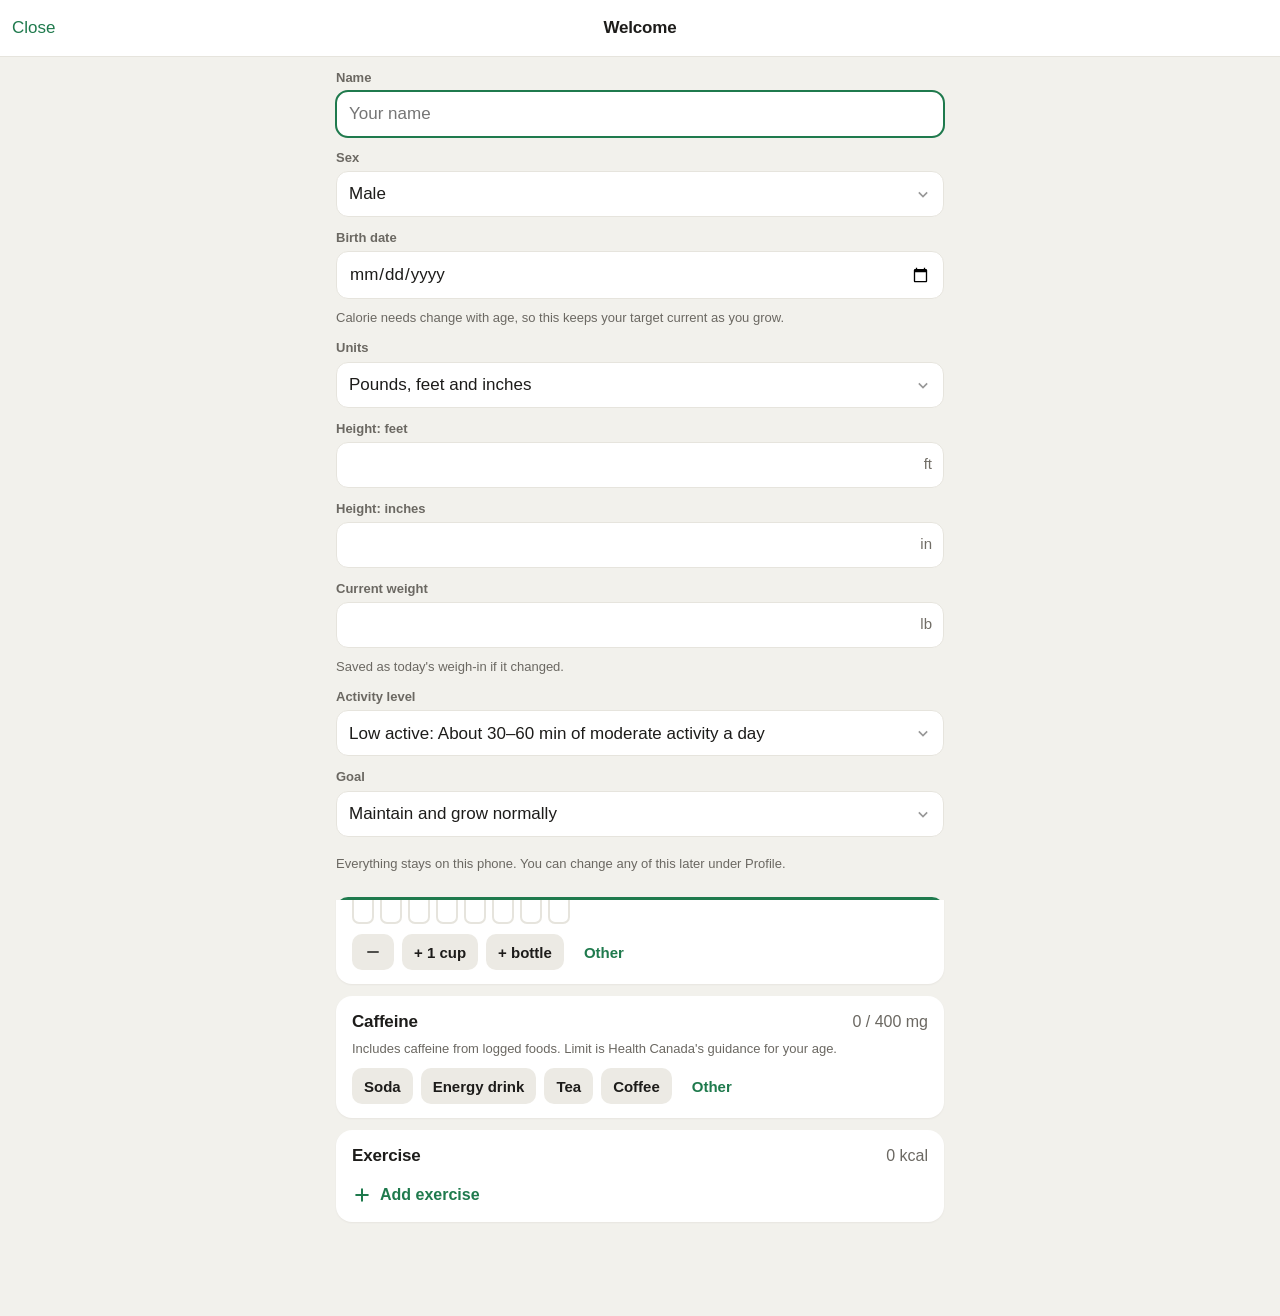
<file: public/index.html>
<!doctype html>
<html lang="en">
<head>
  <meta charset="utf-8">
  <meta name="viewport" content="width=device-width, initial-scale=1, viewport-fit=cover">
  <title>Plateful</title>
  <meta name="description" content="A private calorie and nutrition tracker that keeps its data on your phone.">
  <meta name="theme-color" content="#f2f1ec" media="(prefers-color-scheme: light)">
  <meta name="theme-color" content="#0d0d0c" media="(prefers-color-scheme: dark)">
  <meta name="apple-mobile-web-app-capable" content="yes">
  <meta name="mobile-web-app-capable" content="yes">
  <meta name="apple-mobile-web-app-status-bar-style" content="default">
  <meta name="apple-mobile-web-app-title" content="Plateful">
  <meta name="format-detection" content="telephone=no">
  <link rel="manifest" href="manifest.webmanifest">
  <link rel="icon" href="icons/icon-192.png" type="image/png">
  <link rel="apple-touch-icon" href="icons/apple-touch-icon.png">
  <link rel="apple-touch-startup-image" media="screen and (device-width: 440px) and (device-height: 956px) and (-webkit-device-pixel-ratio: 3) and (orientation: portrait) and (prefers-color-scheme: light)" href="icons/splash/1320x2868-light.png">
  <link rel="apple-touch-startup-image" media="screen and (device-width: 440px) and (device-height: 956px) and (-webkit-device-pixel-ratio: 3) and (orientation: portrait) and (prefers-color-scheme: dark)" href="icons/splash/1320x2868-dark.png">
  <link rel="apple-touch-startup-image" media="screen and (device-width: 430px) and (device-height: 932px) and (-webkit-device-pixel-ratio: 3) and (orientation: portrait) and (prefers-color-scheme: light)" href="icons/splash/1290x2796-light.png">
  <link rel="apple-touch-startup-image" media="screen and (device-width: 430px) and (device-height: 932px) and (-webkit-device-pixel-ratio: 3) and (orientation: portrait) and (prefers-color-scheme: dark)" href="icons/splash/1290x2796-dark.png">
  <link rel="apple-touch-startup-image" media="screen and (device-width: 402px) and (device-height: 874px) and (-webkit-device-pixel-ratio: 3) and (orientation: portrait) and (prefers-color-scheme: light)" href="icons/splash/1206x2622-light.png">
  <link rel="apple-touch-startup-image" media="screen and (device-width: 402px) and (device-height: 874px) and (-webkit-device-pixel-ratio: 3) and (orientation: portrait) and (prefers-color-scheme: dark)" href="icons/splash/1206x2622-dark.png">
  <link rel="apple-touch-startup-image" media="screen and (device-width: 393px) and (device-height: 852px) and (-webkit-device-pixel-ratio: 3) and (orientation: portrait) and (prefers-color-scheme: light)" href="icons/splash/1179x2556-light.png">
  <link rel="apple-touch-startup-image" media="screen and (device-width: 393px) and (device-height: 852px) and (-webkit-device-pixel-ratio: 3) and (orientation: portrait) and (prefers-color-scheme: dark)" href="icons/splash/1179x2556-dark.png">
  <link rel="apple-touch-startup-image" media="screen and (device-width: 428px) and (device-height: 926px) and (-webkit-device-pixel-ratio: 3) and (orientation: portrait) and (prefers-color-scheme: light)" href="icons/splash/1284x2778-light.png">
  <link rel="apple-touch-startup-image" media="screen and (device-width: 428px) and (device-height: 926px) and (-webkit-device-pixel-ratio: 3) and (orientation: portrait) and (prefers-color-scheme: dark)" href="icons/splash/1284x2778-dark.png">
  <link rel="apple-touch-startup-image" media="screen and (device-width: 390px) and (device-height: 844px) and (-webkit-device-pixel-ratio: 3) and (orientation: portrait) and (prefers-color-scheme: light)" href="icons/splash/1170x2532-light.png">
  <link rel="apple-touch-startup-image" media="screen and (device-width: 390px) and (device-height: 844px) and (-webkit-device-pixel-ratio: 3) and (orientation: portrait) and (prefers-color-scheme: dark)" href="icons/splash/1170x2532-dark.png">
  <link rel="apple-touch-startup-image" media="screen and (device-width: 375px) and (device-height: 812px) and (-webkit-device-pixel-ratio: 3) and (orientation: portrait) and (prefers-color-scheme: light)" href="icons/splash/1125x2436-light.png">
  <link rel="apple-touch-startup-image" media="screen and (device-width: 375px) and (device-height: 812px) and (-webkit-device-pixel-ratio: 3) and (orientation: portrait) and (prefers-color-scheme: dark)" href="icons/splash/1125x2436-dark.png">
  <link rel="apple-touch-startup-image" media="screen and (device-width: 414px) and (device-height: 896px) and (-webkit-device-pixel-ratio: 2) and (orientation: portrait) and (prefers-color-scheme: light)" href="icons/splash/828x1792-light.png">
  <link rel="apple-touch-startup-image" media="screen and (device-width: 414px) and (device-height: 896px) and (-webkit-device-pixel-ratio: 2) and (orientation: portrait) and (prefers-color-scheme: dark)" href="icons/splash/828x1792-dark.png">
  <link rel="apple-touch-startup-image" media="screen and (device-width: 375px) and (device-height: 667px) and (-webkit-device-pixel-ratio: 2) and (orientation: portrait) and (prefers-color-scheme: light)" href="icons/splash/750x1334-light.png">
  <link rel="apple-touch-startup-image" media="screen and (device-width: 375px) and (device-height: 667px) and (-webkit-device-pixel-ratio: 2) and (orientation: portrait) and (prefers-color-scheme: dark)" href="icons/splash/750x1334-dark.png">
  <link rel="stylesheet" href="css/app.css">
  <link rel="modulepreload" href="js/app.js">
</head>
<body>
  <main id="main" tabindex="-1"></main>

  <nav id="tabbar" aria-label="Sections">
    <button type="button" data-tab="diary" aria-current="page">
      <svg viewBox="0 0 24 24" aria-hidden="true"><rect x="4.5" y="3.5" width="15" height="17" rx="2.5"/><path d="M8.5 8h7M8.5 12h7M8.5 16h4"/></svg>
      <span>Diary</span>
    </button>
    <button type="button" data-tab="progress">
      <svg viewBox="0 0 24 24" aria-hidden="true"><path d="M4 19.5h16M6.5 16V11M11 16V6.5M15.5 16v-6M20 16V8.5"/></svg>
      <span>Progress</span>
    </button>
    <button type="button" data-tab="add" class="tab-add" aria-label="Log food">
      <svg viewBox="0 0 24 24" aria-hidden="true"><path d="M12 5v14M5 12h14"/></svg>
    </button>
    <button type="button" data-tab="foods">
      <svg viewBox="0 0 24 24" aria-hidden="true"><path d="M7 3.5v7a2.5 2.5 0 0 0 5 0v-7M9.5 3.5V21M17 21V3.5c-1.9 0-3 2.4-3 5.5s1 4.5 3 4.5"/></svg>
      <span>My Foods</span>
    </button>
    <button type="button" data-tab="settings">
      <svg viewBox="0 0 24 24" aria-hidden="true"><circle cx="12" cy="8.5" r="4"/><path d="M4.5 20.5c1-3.8 4-5.8 7.5-5.8s6.5 2 7.5 5.8"/></svg>
      <span>Profile</span>
    </button>
  </nav>

  <div id="sheets"></div>
  <div id="toast" role="status" aria-live="polite"></div>

  <noscript><p style="padding:24px">Plateful needs JavaScript turned on.</p></noscript>
  <script type="module" src="js/app.js"></script>
</body>
</html>
</file>
<file: public/css/app.css>
:root {
  --bg: #f2f1ec;
  --card: #ffffff;
  --ink: #1d1c1a;
  --ink-2: #6b6862;
  --ink-3: #716d66;
  --line: #e6e4dd;
  --fill: #eceae4;
  --accent: #1f7a4d;
  --accent-ink: #ffffff;
  --accent-soft: #e3f1e9;
  --over: #d8572a;
  --warn: #8a5200;
  --warn-soft: #fbefd9;
  --danger: #c8372d;
  --p: #3b6fe0;
  --c: #d99a17;
  --f: #c2557a;
  --shadow: 0 1px 2px rgb(30 25 15 / 0.05);
  --toast-bg: #1d1c1a;
  --toast-ink: #f2f1ec;
  --toast-action: #7fd8a6;
  --radius: 16px;
  --tabbar-h: 58px;
  --safe-b: env(safe-area-inset-bottom, 0px);
  --safe-t: env(safe-area-inset-top, 0px);
  color-scheme: light dark;
}

@media (prefers-color-scheme: dark) {
  :root {
    --bg: #0d0d0c;
    --card: #1b1b19;
    --ink: #f1efe9;
    --ink-2: #a8a49b;
    --ink-3: #9b978f;
    --line: #2c2b28;
    --fill: #2a2926;
    --accent: #47b67c;
    --accent-ink: #0b1a12;
    --accent-soft: #17301f;
    --over: #f07a4c;
    --warn: #e7a83f;
    --warn-soft: #33270f;
    --danger: #f0675c;
    --p: #6d95f2;
    --c: #e9b23e;
    --f: #e07a9d;
    --shadow: none;
    --toast-bg: #f1efe9;
    --toast-ink: #1d1c1a;
    --toast-action: #1a6a42;
  }
}

* { box-sizing: border-box; -webkit-tap-highlight-color: transparent; }
html { -webkit-text-size-adjust: 100%; }
body {
  margin: 0;
  background: var(--bg);
  color: var(--ink);
  font: 16px/1.4 -apple-system, BlinkMacSystemFont, "SF Pro Text", "Segoe UI", Roboto, sans-serif;
  min-height: 100vh;
  overscroll-behavior-y: none;
}
body.has-sheet { overflow: hidden; }
h1, h2, h3, h4 { margin: 0; font-weight: 650; letter-spacing: -0.01em; }
h1 { font-size: 30px; letter-spacing: -0.02em; }
h3, .card h2, .food-head h2 { font-size: 17px; }
button, input, select { font: inherit; color: inherit; }
button { cursor: pointer; }
svg { stroke: currentColor; fill: none; stroke-width: 1.8; stroke-linecap: round; stroke-linejoin: round; }
[hidden] { display: none !important; }

#main {
  max-width: 640px;
  margin: 0 auto;
  padding: calc(var(--safe-t) + 8px) 16px calc(var(--tabbar-h) + var(--safe-b) + 16px);
  outline: none;
}
.spacer { height: 8px; }
.muted { color: var(--ink-2); }
.warn-text { color: var(--warn) !important; }
small { font-size: 12px; }

/* ---- top bar ---- */
.topbar { display: flex; align-items: center; gap: 4px; min-height: 52px; margin-bottom: 8px; }
.topbar h1 { padding: 6px 2px; }
.topbar .end { margin-left: auto; }
.date-pick { position: relative; flex: 1; text-align: center; font-weight: 650; font-size: 18px; padding: 8px 0; }
.date-pick input { position: absolute; inset: 0; opacity: 0; width: 100%; height: 100%; -webkit-appearance: none; appearance: none; }
.icon-btn {
  display: inline-grid; place-items: center; width: 40px; height: 40px; border: 0; border-radius: 12px;
  background: transparent; color: var(--ink);
}
.icon-btn svg { width: 24px; height: 24px; }
.icon-btn:active { background: var(--fill); }
.icon-btn.small { width: 32px; height: 32px; }
.icon-btn.small svg { width: 20px; height: 20px; }

/* ---- cards ---- */
.card {
  background: var(--card); border-radius: var(--radius); padding: 14px 16px; margin-bottom: 12px; box-shadow: var(--shadow);
}
.card.inset { background: var(--bg); box-shadow: none; }
.card > h3, .card > h2 { margin-bottom: 8px; }
.card-head, .tracker-head, .meal-head { display: flex; align-items: center; gap: 8px; margin-bottom: 6px; }
.card-head h2, .tracker-head h2, .meal-head h2 { flex: 1; }
.notice { background: var(--accent-soft); }
.notice p { margin: 4px 0 0; color: var(--ink-2); font-size: 15px; }
.hint { font-size: 13px; color: var(--ink-2); margin: 6px 0 0; }
.hint.center, .center { text-align: center; }
.empty { color: var(--ink-2); font-size: 15px; padding: 10px 0; margin: 0; }

/* ---- summary ---- */
.summary { display: flex; align-items: center; gap: 18px; }
.ring-wrap { position: relative; width: 132px; height: 132px; flex: none; }
.ring-bg { stroke: var(--fill); }
.ring-fg { stroke: var(--accent); transition: stroke-dashoffset 0.4s ease; }
.ring.over .ring-fg { stroke: var(--over); }
.ring-label { position: absolute; inset: 0; display: grid; place-content: center; text-align: center; }
.ring-label b { font-size: 30px; font-weight: 700; letter-spacing: -0.02em; font-variant-numeric: tabular-nums; }
.ring-label span { font-size: 13px; color: var(--ink-2); margin-top: -2px; }
.equation { flex: 1; margin: 0; display: grid; gap: 4px; font-variant-numeric: tabular-nums; }
.equation div { display: flex; justify-content: space-between; }
.equation dt { color: var(--ink-2); }
.equation dd { margin: 0; font-weight: 550; }
.eq-total { border-top: 1px solid var(--line); padding-top: 5px; margin-top: 2px; }
.eq-total dt { color: var(--ink); font-weight: 600; }

.macros { display: grid; grid-template-columns: repeat(3, 1fr); gap: 12px; }
.macros .link { grid-column: 1 / -1; justify-self: start; }
.macro-top { display: flex; flex-direction: column; font-size: 13px; color: var(--ink-2); }
.macro-top span:last-child { color: var(--ink); font-variant-numeric: tabular-nums; }
.macro-top b { font-size: 17px; }
.macro-left { font-size: 12px; color: var(--ink-3); margin-top: 3px; }
.bar { height: 6px; border-radius: 3px; background: var(--fill); overflow: hidden; margin-top: 6px; }
.bar i { display: block; height: 100%; border-radius: 3px; background: var(--accent); }
.m-p .bar i, .split .m-p { background: var(--p); }
.m-c .bar i, .split .m-c { background: var(--c); }
.m-f .bar i, .split .m-f { background: var(--f); }
.bar.thin { height: 4px; margin-top: 4px; }
.bar.limit i { background: var(--ink-3); }
.bar.bad i { background: var(--over); }

/* ---- rows ---- */
.row {
  display: flex; align-items: center; gap: 10px; width: 100%; padding: 10px 0; border: 0; background: none;
  text-align: left; border-top: 1px solid var(--line); min-height: 52px;
}
.meal-head + .row, .tracker-head + .row, .list-h + .row, .list-h + .row-wrap .row, .card.list > .row-wrap:first-of-type .row { border-top: 0; }
.row:active { background: var(--fill); }
.row.static:active { background: none; }
.row.danger .row-title { color: var(--danger); }
.row-main { flex: 1; min-width: 0; display: flex; flex-direction: column; }
.row-title { font-size: 16px; overflow: hidden; text-overflow: ellipsis; display: -webkit-box; -webkit-line-clamp: 2; -webkit-box-orient: vertical; }
.row-sub { font-size: 13px; color: var(--ink-2); overflow: hidden; text-overflow: ellipsis; white-space: nowrap; }
.row-kcal { font-variant-numeric: tabular-nums; color: var(--ink); font-weight: 550; }
.row-wrap { display: flex; align-items: center; gap: 6px; }
.row-wrap .row { flex: 1; min-width: 0; }
.row-wrap + .row-wrap .row { border-top: 1px solid var(--line); }
.quick {
  flex: none; width: 36px; height: 36px; border-radius: 50%; border: 0; display: grid; place-items: center;
  background: var(--accent-soft); color: var(--accent);
}
.quick svg { width: 20px; height: 20px; stroke-width: 2.4; }
.quick.remove { background: var(--fill); color: var(--ink-2); }
.add-row {
  display: flex; align-items: center; gap: 8px; width: 100%; border: 0; background: none; color: var(--accent);
  font-weight: 600; padding: 10px 0 2px; border-top: 1px solid var(--line);
}
.meal-head + .add-row, .tracker-head + .add-row, .empty + .add-row { border-top: 0; }
.add-row svg { width: 20px; height: 20px; stroke-width: 2.4; }
.list-h { font-size: 13px; text-transform: uppercase; letter-spacing: 0.04em; color: var(--ink-2); margin: 16px 0 2px; font-weight: 600; }
.list-h small { text-transform: none; letter-spacing: 0; font-weight: 400; }
.list-foot { padding: 16px 0 8px; }
.quickcal { border-top: 0; }

.badge {
  display: inline-block; font-size: 11px; font-weight: 650; padding: 1px 6px; border-radius: 6px; margin-right: 6px;
  vertical-align: 1px; background: var(--fill); color: var(--ink-2);
}
.badge.ok { background: var(--accent-soft); color: var(--accent); }
.badge.warn { background: var(--warn-soft); color: var(--warn); }

/* ---- buttons ---- */
.btn {
  display: inline-flex; align-items: center; justify-content: center; gap: 6px; min-height: 44px; padding: 0 16px;
  border-radius: 12px; border: 0; background: var(--fill); color: var(--ink); font-weight: 600;
}
.btn:active { filter: brightness(0.94); }
.btn.primary { background: var(--accent); color: var(--accent-ink); }
.btn.danger { background: transparent; color: var(--danger); }
.btn.ghost { background: transparent; color: var(--accent); }
.btn.small { min-height: 36px; padding: 0 12px; font-size: 15px; border-radius: 10px; }
.btn.small svg { width: 18px; height: 18px; }
.btn.block { display: flex; width: 100%; margin-top: 12px; }
.btn:disabled { opacity: 0.45; }
.link { background: none; border: 0; color: var(--accent); font-weight: 600; padding: 8px 0; }
.link.small { font-size: 15px; }
.link.block { display: block; width: 100%; text-align: center; margin-top: 4px; }
.row-btns { display: flex; flex-wrap: wrap; gap: 8px; margin-top: 10px; }

/* ---- trackers ---- */
.cups { display: flex; flex-wrap: wrap; gap: 6px; margin: 6px 0 2px; }
.cup { width: 22px; height: 28px; border-radius: 3px 3px 7px 7px; border: 2px solid var(--line); }
.cup.full { background: #4aa3df; border-color: #4aa3df; }

/* ---- segmented ---- */
.seg { display: flex; background: var(--fill); border-radius: 11px; padding: 3px; margin-bottom: 12px; gap: 2px; }
.seg button {
  flex: 1; border: 0; background: none; border-radius: 9px; padding: 7px 4px; font-size: 15px; font-weight: 550; color: var(--ink-2);
}
.seg button[aria-selected="true"], .seg button[aria-checked="true"] { background: var(--card); color: var(--ink); box-shadow: 0 1px 3px rgb(0 0 0 / 0.12); }
.seg.small button { font-size: 14px; padding: 6px 2px; }

/* ---- stats ---- */
.stats { display: flex; gap: 8px; margin-top: 10px; }
.stats div { flex: 1; display: flex; flex-direction: column; }
.stats b { font-size: 18px; font-variant-numeric: tabular-nums; }
.stats span { font-size: 12px; color: var(--ink-2); }
.key::before { content: ""; display: inline-block; width: 8px; height: 8px; border-radius: 2px; margin-right: 4px; background: currentColor; }
.key.m-p::before { background: var(--p); }
.key.m-c::before { background: var(--c); }
.key.m-f::before { background: var(--f); }
.split { display: flex; height: 10px; border-radius: 5px; overflow: hidden; gap: 2px; background: var(--fill); }
.kv { margin: 0; display: grid; gap: 0; }
.kv div { display: flex; justify-content: space-between; gap: 12px; padding: 8px 0; border-top: 1px solid var(--line); }
.kv div:first-child { border-top: 0; }
.kv dt { color: var(--ink-2); }
.kv dd { margin: 0; text-align: right; }
.micro { padding: 7px 0; }
.micro-top { display: flex; justify-content: space-between; font-size: 15px; font-variant-numeric: tabular-nums; }
.micro-top small { color: var(--ink-3); }
details summary { color: var(--accent); font-weight: 600; padding: 10px 0 4px; cursor: pointer; list-style: none; }
details summary::-webkit-details-marker { display: none; }

/* ---- charts ---- */
.chart { width: 100%; height: auto; display: block; margin: 4px 0; }
.chart .grid { stroke: var(--line); stroke-width: 1; }
.chart .tick { fill: var(--ink-3); font-size: 10px; stroke: none; }
.chart .cbar { fill: var(--accent); stroke: none; }
.chart .cbar.over { fill: var(--over); }
.chart .target { stroke: var(--ink-2); stroke-dasharray: 4 4; stroke-width: 1.2; }
.chart .trend { stroke: var(--accent); stroke-width: 2.5; }
.chart .dot { fill: var(--card); stroke: var(--accent); stroke-width: 1.6; }

/* ---- tab bar ---- */
#tabbar {
  position: fixed; left: 0; right: 0; bottom: 0; z-index: 10; display: flex; justify-content: space-around; align-items: flex-start;
  height: calc(var(--tabbar-h) + var(--safe-b)); padding: 6px 4px var(--safe-b);
  background: color-mix(in srgb, var(--card) 88%, transparent); border-top: 1px solid var(--line);
  -webkit-backdrop-filter: saturate(1.8) blur(20px); backdrop-filter: saturate(1.8) blur(20px);
}
#tabbar button {
  flex: 1; max-width: 110px; display: flex; flex-direction: column; align-items: center; gap: 2px; border: 0; background: none;
  color: var(--ink-3); font-size: 11px; font-weight: 550; padding: 2px 0;
}
#tabbar button svg { width: 26px; height: 26px; }
#tabbar button[aria-current="page"] { color: var(--accent); }
#tabbar .tab-add { flex: none; width: 48px; height: 48px; border-radius: 16px; background: var(--accent); color: var(--accent-ink); justify-content: center; margin: -2px 6px 0; }
#tabbar .tab-add svg { width: 26px; height: 26px; stroke-width: 2.4; }

/* ---- sheets ---- */
#sheets { position: relative; z-index: 20; }
.sheet {
  position: fixed; inset: 0; background: var(--bg); display: flex; flex-direction: column;
  transform: translateY(100%); transition: transform 0.28s cubic-bezier(0.2, 0.8, 0.2, 1);
}
.sheet.open { transform: none; }
.sheet.compact { top: auto; max-height: 75vh; border-radius: 16px 16px 0 0; box-shadow: 0 -10px 40px rgb(0 0 0 / 0.25); }
.sheet-head {
  display: grid; grid-template-columns: 1fr auto 1fr; align-items: center; gap: 8px;
  padding: calc(var(--safe-t) + 8px) 12px 8px; border-bottom: 1px solid var(--line); background: var(--card);
}
.sheet.compact .sheet-head { padding-top: 10px; border-radius: 16px 16px 0 0; }
.sheet-head h2 { font-size: 17px; text-align: center; white-space: nowrap; overflow: hidden; text-overflow: ellipsis; max-width: 60vw; }
.sheet-head .link { justify-self: start; font-weight: 500; font-size: 17px; }
.head-right { justify-self: end; }
.sheet-body {
  flex: 1; overflow-y: auto; -webkit-overflow-scrolling: touch; padding: 12px 16px calc(var(--safe-b) + 88px);
  width: 100%; max-width: 640px; margin: 0 auto;
}
.actions { display: flex; flex-direction: column; }
.action { border: 0; background: var(--card); padding: 15px 16px; text-align: left; font-size: 17px; border-top: 1px solid var(--line); }
.action:first-child { border-radius: 12px 12px 0 0; border-top: 0; }
.action:last-child { border-radius: 0 0 12px 12px; }
.action:only-child { border-radius: 12px; }
.action.danger { color: var(--danger); }
.action:active { background: var(--fill); }

/* ---- forms ---- */
.form { display: flex; flex-direction: column; gap: 12px; }
.field { position: relative; display: flex; flex-direction: column; gap: 4px; }
.field > label { font-size: 13px; font-weight: 600; color: var(--ink-2); }
.field input, .field select, .manual-code input {
  width: 100%; min-height: 46px; padding: 10px 12px; border: 1px solid var(--line); border-radius: 12px; background: var(--card);
  font-size: 17px; -webkit-appearance: none; appearance: none;
}
.field select {
  background-image: url("data:image/svg+xml,%3Csvg xmlns='http://www.w3.org/2000/svg' viewBox='0 0 24 24' fill='none' stroke='%23999' stroke-width='2'%3E%3Cpath d='M7 10l5 5 5-5'/%3E%3C/svg%3E");
  background-repeat: no-repeat; background-position: right 10px center; background-size: 20px; padding-right: 36px;
}
.field input:focus, .field select:focus, .search-field:focus-within { outline: 2px solid var(--accent); outline-offset: -1px; }
.field input.has-unit { padding-right: 52px; }
.field .unit { position: absolute; right: 12px; top: 33px; color: var(--ink-3); font-size: 15px; pointer-events: none; }
.field.check { flex-direction: row; align-items: center; gap: 10px; font-size: 16px; }
.field.check input { width: 22px; height: 22px; min-height: 0; padding: 0; flex: none; -webkit-appearance: checkbox; appearance: auto; accent-color: var(--accent); }
.field input[type="date"] { min-height: 46px; display: block; }

/* ---- add food ---- */
.searchbar { display: flex; gap: 8px; position: sticky; top: -12px; margin: -12px -16px 0; padding: 12px 16px 10px; background: var(--bg); z-index: 2; }
.search-field { flex: 1; display: flex; align-items: center; gap: 6px; background: var(--card); border-radius: 12px; padding: 0 12px; border: 1px solid var(--line); }
.search-field svg { width: 20px; height: 20px; color: var(--ink-3); flex: none; }
.search-field input { flex: 1; border: 0; background: none; min-height: 44px; font-size: 17px; outline: none; -webkit-appearance: none; }
.icon-btn.scan { width: 46px; height: 46px; background: var(--accent); color: var(--accent-ink); }
.results .row-wrap .row { border-top: 1px solid var(--line); }
.results .list-h + .row-wrap .row, .results .seg + .row-wrap .row, .results .quickcal + .row-wrap .row, .results .row-btns + .row-wrap .row { border-top: 0; }
.spinner { display: inline-block; width: 14px; height: 14px; border: 2px solid var(--line); border-top-color: var(--accent); border-radius: 50%; animation: spin 0.8s linear infinite; vertical-align: -2px; margin-right: 6px; }
@keyframes spin { to { transform: rotate(360deg); } }

/* ---- food detail ---- */
.food-head h2 { font-size: 22px; line-height: 1.25; }
.food-head p { margin: 4px 0 0; }
.amount { display: flex; gap: 10px; margin-top: 16px; }
.amount .field:first-child { width: 96px; flex: none; }
.amount .grow { flex: 1; min-width: 0; }
.chips { display: flex; gap: 6px; margin: 10px 0 14px; }
.chip { flex: 1; min-height: 36px; border-radius: 10px; border: 1px solid var(--line); background: var(--card); font-weight: 600; }
.chip:active { background: var(--fill); }
.meal-seg { margin-bottom: 10px; }
.nutri { background: var(--card); border-radius: var(--radius); padding: 14px 16px; margin-top: 4px; }
.big-kcal { display: flex; align-items: baseline; gap: 8px; }
.big-kcal b { font-size: 38px; letter-spacing: -0.02em; font-variant-numeric: tabular-nums; }
.big-kcal span { color: var(--ink-2); }
.macro-trio { display: flex; gap: 10px; margin-top: 10px; }
.macro-trio div { flex: 1; border-left: 3px solid; padding-left: 8px; display: flex; flex-direction: column; }
.macro-trio .m-p { border-color: var(--p); }
.macro-trio .m-c { border-color: var(--c); }
.macro-trio .m-f { border-color: var(--f); }
.macro-trio span { font-size: 12px; color: var(--ink-2); }
.kv-row { display: flex; justify-content: space-between; padding: 6px 0; border-top: 1px solid var(--line); font-size: 15px; font-variant-numeric: tabular-nums; }
.star svg { width: 24px; height: 24px; }
.star.on { color: #e8a317; }
.star.on svg { fill: currentColor; }

/* ---- scanner ---- */
.scanner { position: relative; border-radius: var(--radius); overflow: hidden; background: #000; aspect-ratio: 3 / 4; max-height: 55vh; width: 100%; }
.scanner video { width: 100%; height: 100%; object-fit: cover; display: block; }
.scan-frame { position: absolute; left: 10%; right: 10%; top: 36%; height: 28%; border: 3px solid rgb(255 255 255 / 0.9); border-radius: 14px; box-shadow: 0 0 0 100vmax rgb(0 0 0 / 0.35); }
.scan-status { text-align: center; margin: 12px 0; min-height: 22px; }
.manual-code { display: flex; gap: 8px; }
.manual-code input { flex: 1; }
.center-msg { text-align: center; padding: 20px 4px; }

/* ---- toast ---- */
#toast {
  position: fixed; left: 50%; bottom: calc(var(--tabbar-h) + var(--safe-b) + 12px); transform: translate(-50%, 20px); z-index: 40;
  display: flex; align-items: center; gap: 14px; max-width: calc(100% - 32px); padding: 11px 16px; border-radius: 14px;
  background: var(--toast-bg); color: var(--toast-ink); font-size: 15px; opacity: 0; pointer-events: none; transition: 0.22s ease;
}
#toast.show { opacity: 1; transform: translate(-50%, 0); pointer-events: auto; }
#toast span { overflow: hidden; text-overflow: ellipsis; white-space: nowrap; }
#toast button { border: 0; background: none; color: var(--toast-action); font-weight: 700; padding: 0; }
body.has-sheet #toast { bottom: calc(var(--safe-b) + 16px); }
.more-fields .form { margin-top: 8px; }

@media (prefers-reduced-motion: reduce) {
  .sheet, #toast, .ring-fg { transition: none; }
}

/* ---- notification settings ---- */
.switch-row { display: flex; align-items: center; justify-content: space-between; gap: 12px; }
.switch-row span { display: flex; flex-direction: column; }
.switch-row small { color: var(--ink-2); font-size: 13px; }
input[role="switch"] {
  -webkit-appearance: none; appearance: none; flex: none; width: 51px; height: 31px; border-radius: 16px; background: var(--fill);
  position: relative; transition: background 0.2s; margin: 0;
}
input[role="switch"]::after {
  content: ""; position: absolute; top: 2px; left: 2px; width: 27px; height: 27px; border-radius: 50%; background: #fff;
  box-shadow: 0 2px 4px rgb(0 0 0 / 0.2); transition: transform 0.2s;
}
input[role="switch"]:checked { background: var(--accent); }
input[role="switch"]:checked::after { transform: translateX(20px); }
.field.inline { flex-direction: row; align-items: center; justify-content: space-between; border-top: 1px solid var(--line); padding-top: 8px; margin-top: 10px; }
.field.inline label { font-size: 16px; font-weight: 400; color: var(--ink); }
.field.inline input, .field.inline select { width: auto; min-width: 130px; min-height: 38px; padding: 6px 10px; font-size: 16px; }
.field.inline select { padding-right: 32px; }
.notif-form .card { margin-bottom: 0; }

/* ---- gestures ---- */
.swipe { position: relative; overflow: hidden; }
.swipe-bg {
  position: absolute; inset: 0 0 0 auto; width: 100%; display: flex; align-items: center; justify-content: flex-end; padding-right: 18px;
  background: var(--danger); color: #fff; font-weight: 650; opacity: 0;
}
.swipe > .row { position: relative; background: var(--card); will-change: transform; }
.swipe.dragging > .row { transition: none; }
.swipe > .row.settle { transition: transform 0.22s ease; }
#main { touch-action: pan-y; }
html, button, input, select { touch-action: manipulation; }
.sheet-head { touch-action: none; }
.day-slide { animation: day-in 0.22s ease; }
.day-slide.from-left { animation-name: day-in-left; }
@keyframes day-in { from { transform: translateX(24px); opacity: 0.4; } }
@keyframes day-in-left { from { transform: translateX(-24px); opacity: 0.4; } }
.field textarea {
  font: inherit; font-size: 17px;
  width: 100%; padding: 10px 12px; border: 1px solid var(--line); border-radius: 12px; background: var(--card);
  font-size: 17px; resize: vertical; -webkit-appearance: none; appearance: none;
}
.field textarea:focus { outline: 2px solid var(--accent); outline-offset: -1px; }
.meal-head + .swipe .row { border-top: 0; }
.describe-row .row-title { color: var(--accent); font-weight: 600; }
.hint a { color: var(--accent); }

.sr-only { position: absolute; width: 1px; height: 1px; padding: 0; margin: -1px; overflow: hidden; clip: rect(0 0 0 0); white-space: nowrap; border: 0; }

.photo-scan { margin: 0 0 12px; }

.torch {
  position: absolute; right: 12px; bottom: 12px; width: 44px; height: 44px; border-radius: 50%; border: 0;
  display: grid; place-items: center; background: rgb(0 0 0 / 0.55); color: #fff;
}
.torch svg { width: 22px; height: 22px; }
.torch[aria-pressed="true"] { background: #fff; color: #111; }

.goal-row { margin-bottom: 8px; padding: 12px 14px; }
.goal-head { display: flex; flex-direction: column; margin-bottom: 8px; }
.goal-head small { font-size: 13px; }
.goal-inputs { display: flex; gap: 8px; align-items: center; }
.goal-inputs select, .goal-amt input {
  min-height: 42px; border: 1px solid var(--line); border-radius: 10px; background: var(--card); font-size: 16px;
  padding: 8px 10px; -webkit-appearance: none; appearance: none;
}
.goal-inputs select { flex: 1; min-width: 0; padding-right: 32px;
  background-image: url("data:image/svg+xml,%3Csvg xmlns='http://www.w3.org/2000/svg' viewBox='0 0 24 24' fill='none' stroke='%23999' stroke-width='2'%3E%3Cpath d='M7 10l5 5 5-5'/%3E%3C/svg%3E");
  background-repeat: no-repeat; background-position: right 8px center; background-size: 18px; }
.goal-amt { display: flex; align-items: center; gap: 6px; flex: 1; }
.goal-amt[hidden] { display: none; }
.goal-amt input { width: 100%; min-width: 0; }
.goal-amt span { color: var(--ink-2); font-size: 15px; }
</file>
